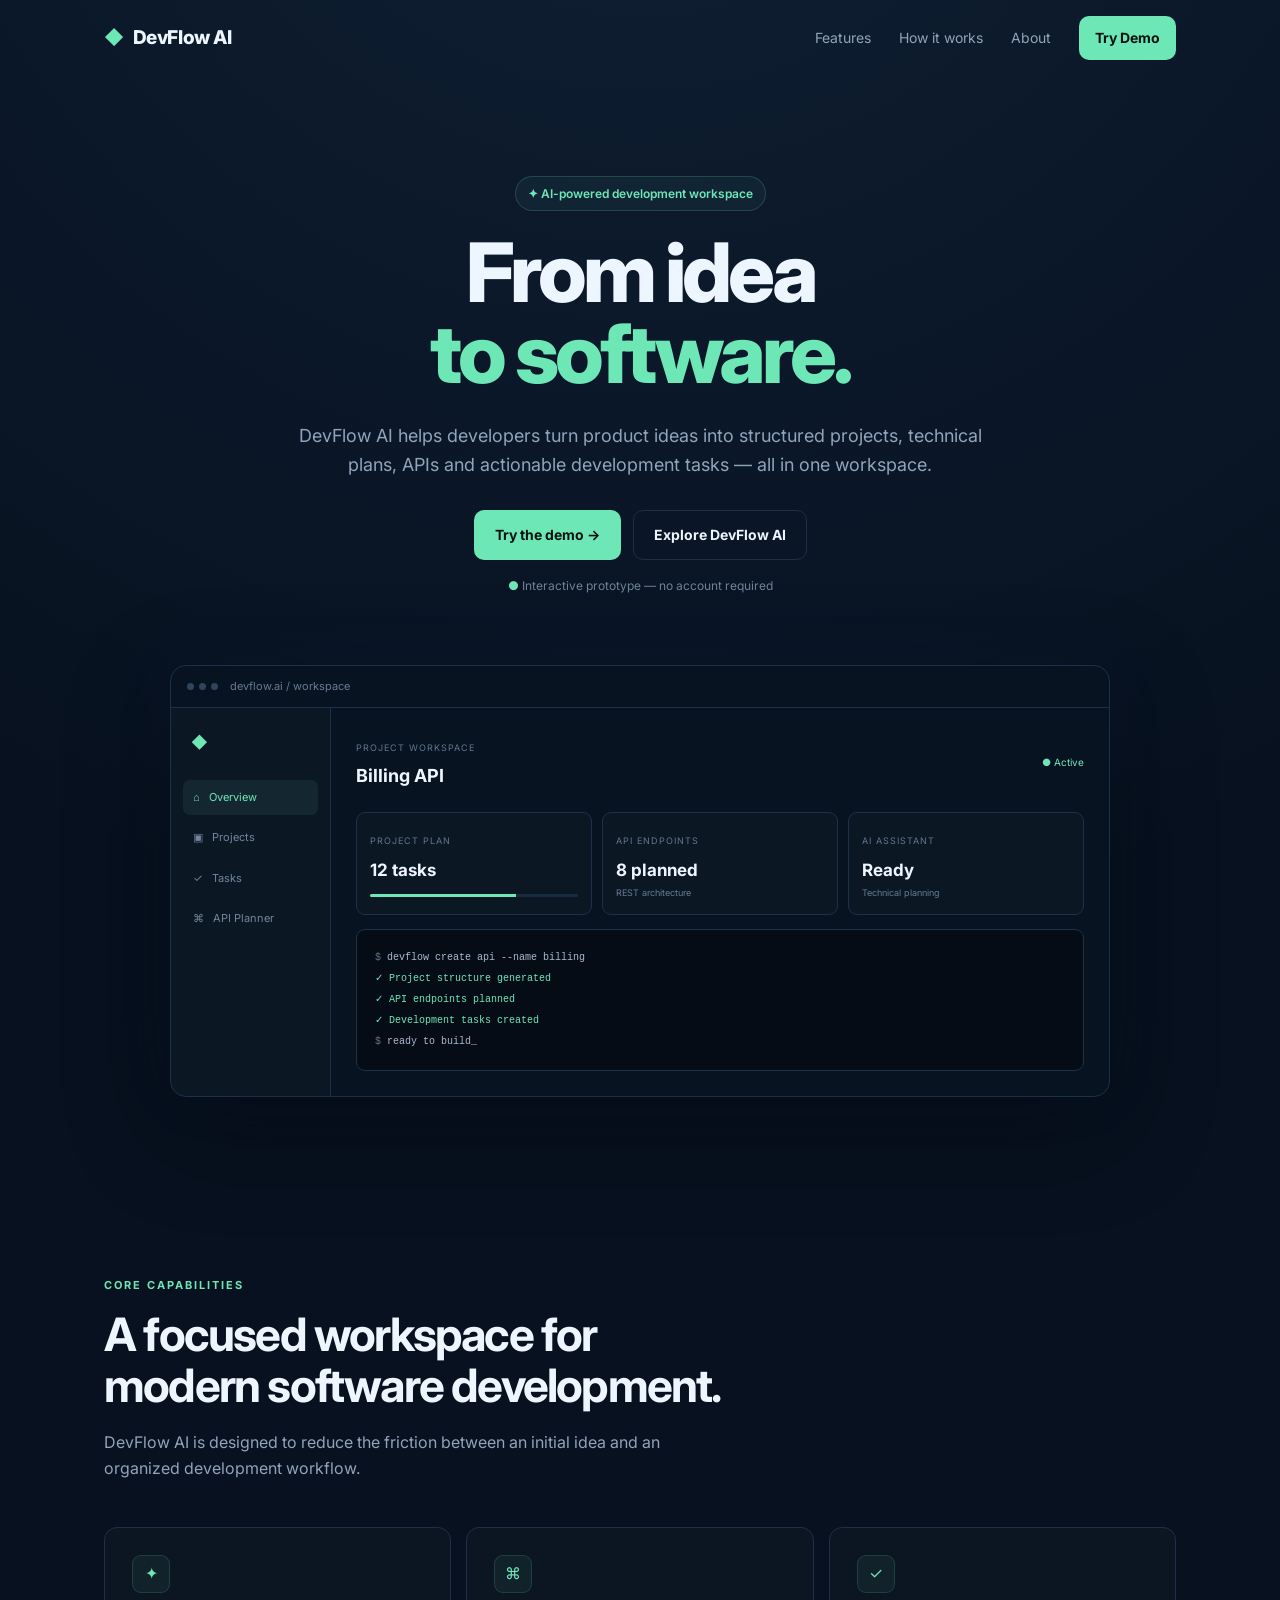
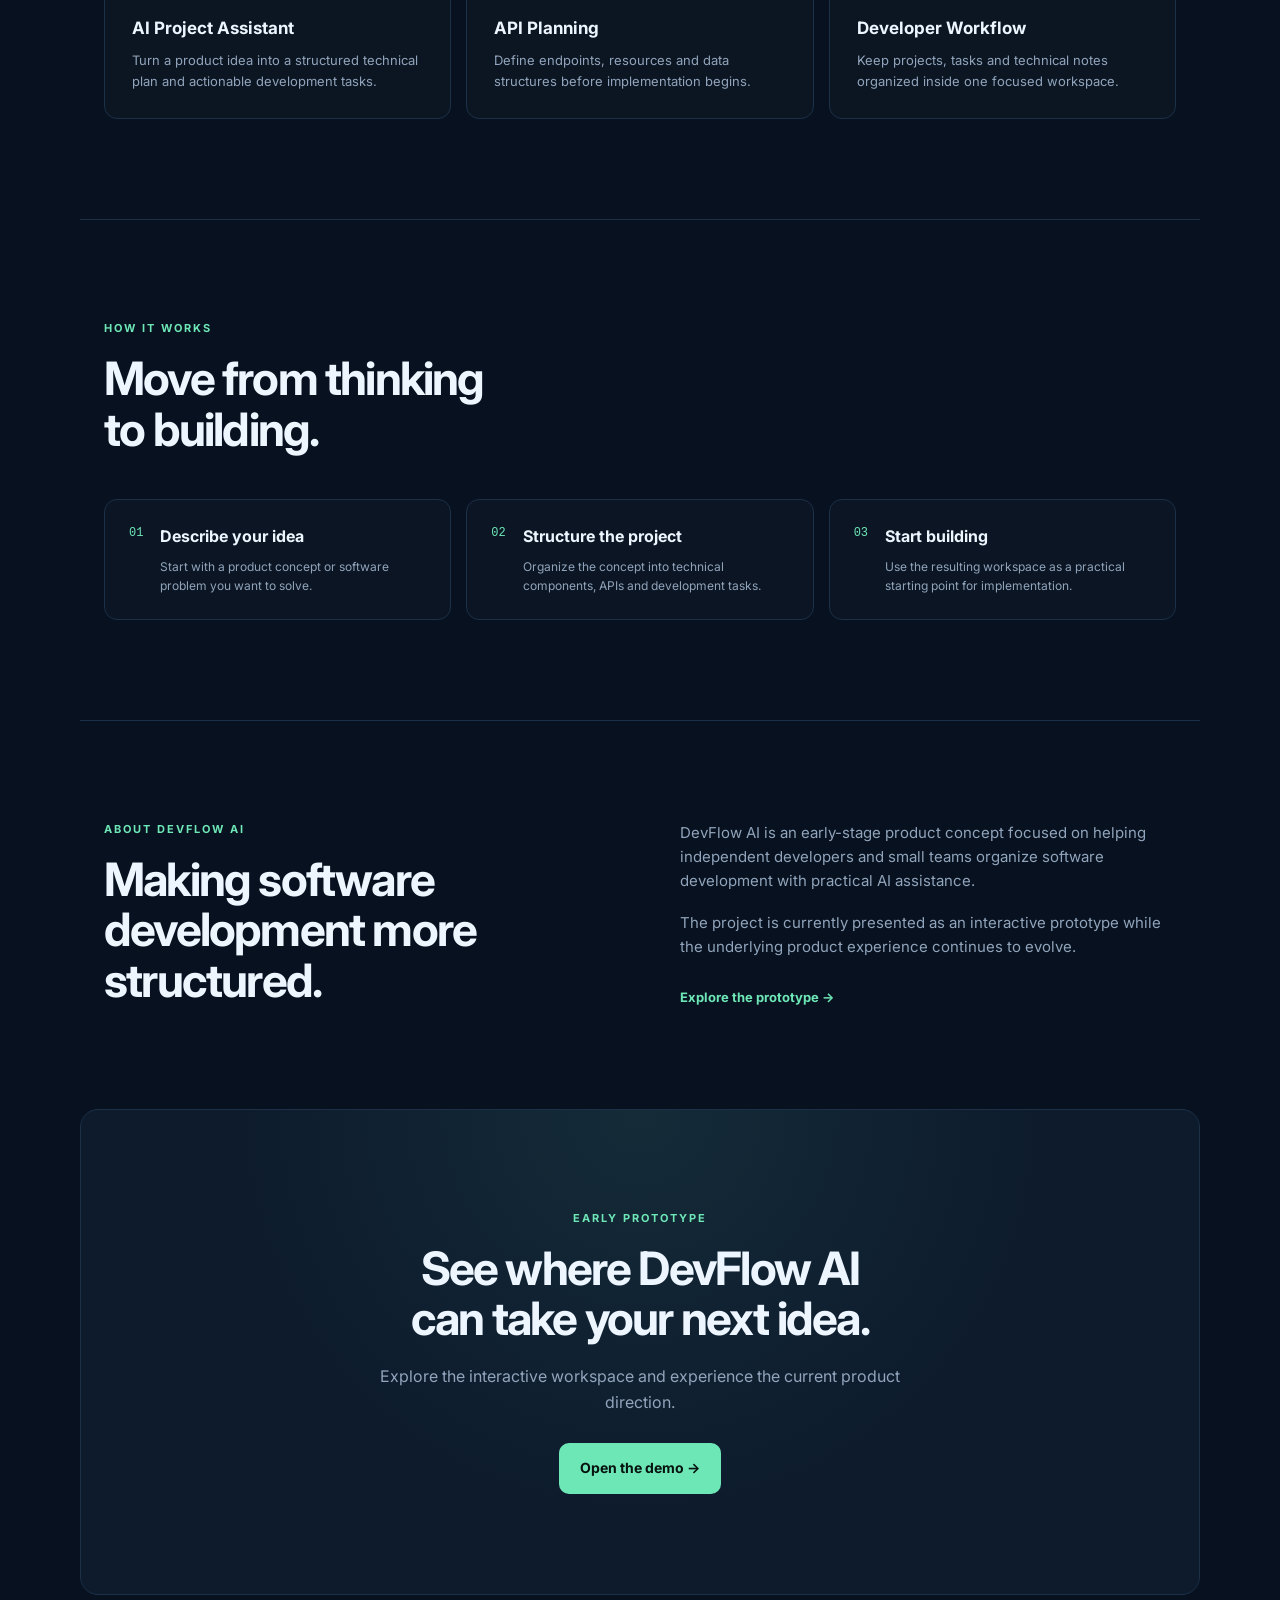
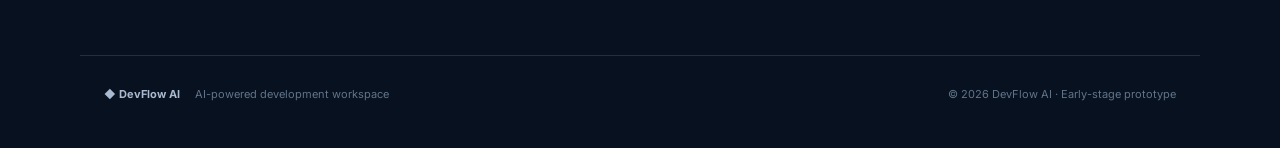
<file: index.html>
<!DOCTYPE html>
<html lang="en">
<head>
    <meta charset="UTF-8">
    <meta name="viewport" content="width=device-width, initial-scale=1.0">

    <title>DevFlow AI — Build software with less friction</title>

    <meta
        name="description"
        content="DevFlow AI is an AI-powered development workspace that helps developers move from ideas to structured software projects."
    >

    <link rel="stylesheet" href="style.css">
</head>

<body>

<nav class="nav">
    <a class="brand" href="index.html">
        <span>◆</span>
        DevFlow AI
    </a>

    <div class="nav-links">
        <a href="#features">Features</a>
        <a href="#workflow">How it works</a>
        <a href="#about">About</a>
        <a class="btn small" href="login.html">Try Demo</a>
    </div>
</nav>

<main>

    <!-- HERO -->
    <section class="hero">

        <div class="badge">
            ✦ AI-powered development workspace
        </div>

        <h1>
            From idea<br>
            <span>to software.</span>
        </h1>

        <p>
            DevFlow AI helps developers turn product ideas into
            structured projects, technical plans, APIs and actionable
            development tasks — all in one workspace.
        </p>

        <div class="actions">
            <a class="btn" href="login.html">
                Try the demo →
            </a>

            <a class="btn ghost" href="#features">
                Explore DevFlow AI
            </a>
        </div>

        <div class="demo-note">
            <span>●</span>
            Interactive prototype — no account required
        </div>

        <!-- PRODUCT PREVIEW -->
        <div class="hero-card">

            <div class="window-top">
                <div class="window-dots">
                    <i></i>
                    <i></i>
                    <i></i>
                </div>

                <span>devflow.ai / workspace</span>
            </div>

            <div class="workspace-preview">

                <aside>
                    <div class="mini-logo">◆</div>

                    <div class="side-item active">
                        <span>⌂</span> Overview
                    </div>

                    <div class="side-item">
                        <span>▣</span> Projects
                    </div>

                    <div class="side-item">
                        <span>✓</span> Tasks
                    </div>

                    <div class="side-item">
                        <span>⌘</span> API Planner
                    </div>
                </aside>

                <div class="preview-content">

                    <div class="preview-header">
                        <div>
                            <small>PROJECT WORKSPACE</small>
                            <h3>Billing API</h3>
                        </div>

                        <span class="status">● Active</span>
                    </div>

                    <div class="preview-grid">

                        <div class="preview-box">
                            <small>PROJECT PLAN</small>
                            <strong>12 tasks</strong>
                            <div class="progress">
                                <span></span>
                            </div>
                        </div>

                        <div class="preview-box">
                            <small>API ENDPOINTS</small>
                            <strong>8 planned</strong>
                            <p>REST architecture</p>
                        </div>

                        <div class="preview-box">
                            <small>AI ASSISTANT</small>
                            <strong>Ready</strong>
                            <p>Technical planning</p>
                        </div>

                    </div>

                    <div class="terminal">

                        <p>
                            <span class="muted">$</span>
                            devflow create api --name billing
                        </p>

                        <p class="success">
                            ✓ Project structure generated
                        </p>

                        <p class="success">
                            ✓ API endpoints planned
                        </p>

                        <p class="success">
                            ✓ Development tasks created
                        </p>

                        <p>
                            <span class="muted">$</span>
                            ready to build_
                        </p>

                    </div>

                </div>

            </div>
        </div>

    </section>


    <!-- FEATURES -->
    <section id="features" class="section">

        <div class="eyebrow">CORE CAPABILITIES</div>

        <h2>
            A focused workspace for<br>
            modern software development.
        </h2>

        <p class="section-intro">
            DevFlow AI is designed to reduce the friction between
            an initial idea and an organized development workflow.
        </p>

        <div class="grid">

            <article>
                <div class="icon">✦</div>

                <h3>AI Project Assistant</h3>

                <p>
                    Turn a product idea into a structured technical
                    plan and actionable development tasks.
                </p>
            </article>


            <article>
                <div class="icon">⌘</div>

                <h3>API Planning</h3>

                <p>
                    Define endpoints, resources and data structures
                    before implementation begins.
                </p>
            </article>


            <article>
                <div class="icon">✓</div>

                <h3>Developer Workflow</h3>

                <p>
                    Keep projects, tasks and technical notes organized
                    inside one focused workspace.
                </p>
            </article>

        </div>

    </section>


    <!-- WORKFLOW -->
    <section id="workflow" class="workflow">

        <div class="eyebrow">HOW IT WORKS</div>

        <h2>
            Move from thinking<br>
            to building.
        </h2>

        <div class="steps">

            <div class="step">
                <span>01</span>

                <div>
                    <h3>Describe your idea</h3>

                    <p>
                        Start with a product concept or software problem
                        you want to solve.
                    </p>
                </div>
            </div>


            <div class="step">
                <span>02</span>

                <div>
                    <h3>Structure the project</h3>

                    <p>
                        Organize the concept into technical components,
                        APIs and development tasks.
                    </p>
                </div>
            </div>


            <div class="step">
                <span>03</span>

                <div>
                    <h3>Start building</h3>

                    <p>
                        Use the resulting workspace as a practical
                        starting point for implementation.
                    </p>
                </div>
            </div>

        </div>

    </section>


    <!-- ABOUT -->
    <section id="about" class="about">

        <div>

            <div class="eyebrow">
                ABOUT DEVFLOW AI
            </div>

            <h2>
                Making software development
                more structured.
            </h2>

        </div>

        <div class="about-copy">

            <p>
                DevFlow AI is an early-stage product concept focused
                on helping independent developers and small teams
                organize software development with practical AI assistance.
            </p>

            <p>
                The project is currently presented as an interactive
                prototype while the underlying product experience
                continues to evolve.
            </p>

            <a class="text-link" href="login.html">
                Explore the prototype →
            </a>

        </div>

    </section>


    <!-- CTA -->
    <section class="cta">

        <div class="eyebrow">EARLY PROTOTYPE</div>

        <h2>
            See where DevFlow AI<br>
            can take your next idea.
        </h2>

        <p>
            Explore the interactive workspace and experience
            the current product direction.
        </p>

        <a class="btn" href="login.html">
            Open the demo →
        </a>

    </section>

</main>


<footer>

    <div>
        <strong>◆ DevFlow AI</strong>
        <span>AI-powered development workspace</span>
    </div>

    <span>
        © 2026 DevFlow AI · Early-stage prototype
    </span>

</footer>


</body>
</html>
</file>
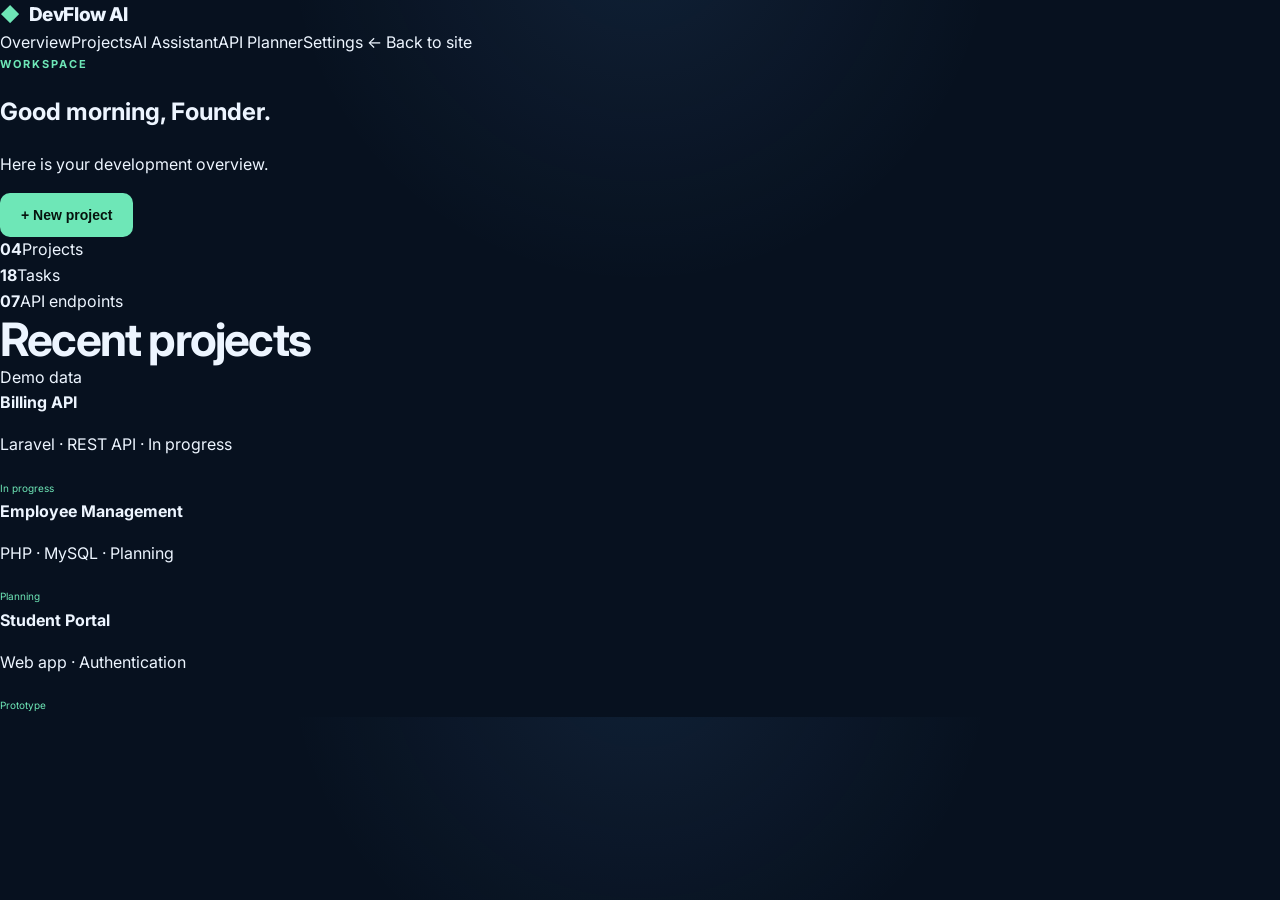
<file: dashboard.html>
<!doctype html>
<html lang="en">
<head>
  <meta charset="utf-8"><meta name="viewport" content="width=device-width,initial-scale=1">
  <title>Workspace — DevFlow AI</title><link rel="stylesheet" href="style.css">
</head>
<body class="dashboard">
  <aside>
    <a class="brand" href="index.html"><span>◆</span> DevFlow AI</a>
    <a class="side active">Overview</a><a class="side">Projects</a><a class="side">AI Assistant</a><a class="side">API Planner</a><a class="side">Settings</a>
    <a class="logout" href="index.html">← Back to site</a>
  </aside>
  <section class="dash-main">
    <div class="dash-head"><div><div class="eyebrow">WORKSPACE</div><h1>Good morning, Founder.</h1><p>Here is your development overview.</p></div><button class="btn" onclick="alert('Demo action — project creation is ready for integration.')">+ New project</button></div>
    <div class="stats"><div><b>04</b><span>Projects</span></div><div><b>18</b><span>Tasks</span></div><div><b>07</b><span>API endpoints</span></div></div>
    <div class="panel"><div class="panel-title"><h2>Recent projects</h2><span>Demo data</span></div>
      <div class="project"><div><strong>Billing API</strong><p>Laravel · REST API · In progress</p></div><span class="status">In progress</span></div>
      <div class="project"><div><strong>Employee Management</strong><p>PHP · MySQL · Planning</p></div><span class="status">Planning</span></div>
      <div class="project"><div><strong>Student Portal</strong><p>Web app · Authentication</p></div><span class="status">Prototype</span></div>
    </div>
  </section>
</body>
</html>
</file>
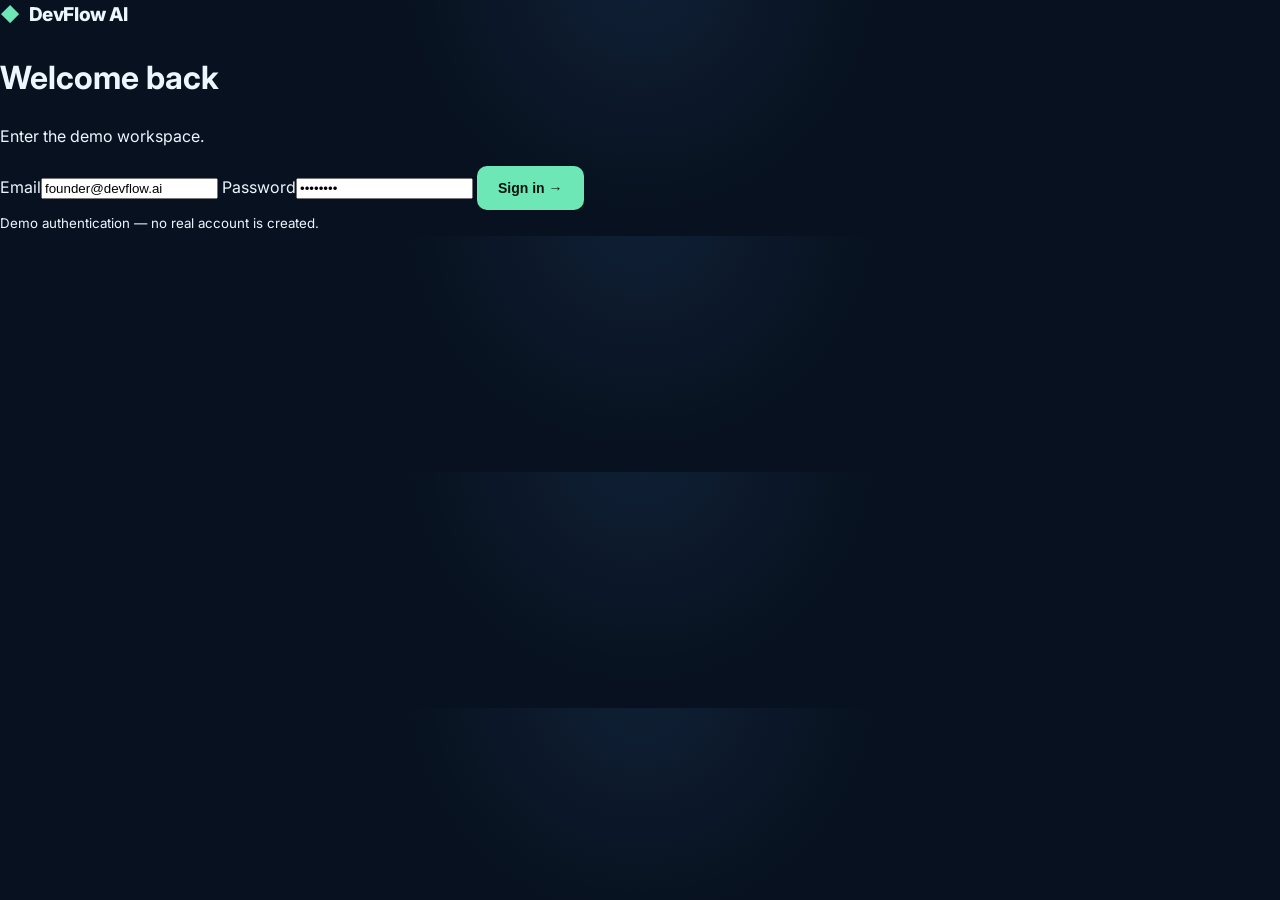
<file: login.html>
<!doctype html>
<html lang="en">
<head>
  <meta charset="UTF-8"><meta name="viewport" content="width=device-width,initial-scale=1.0">
  <title>Sign in — DevFlow AI</title><link rel="stylesheet" href="style.css">
</head>
<body class="center">
  <div class="auth-card">
    <a class="brand" href="index.html"><span>◆</span> DevFlow AI</a>
    <h1>Welcome back</h1>
    <p>Enter the demo workspace.</p>
    <form onsubmit="event.preventDefault(); location.href='dashboard.html';">
      <label>Email</label><input type="email" value="founder@devflow.ai" required>
      <label>Password</label><input type="password" value="demo1234" required>
      <button class="btn full" type="submit">Sign in →</button>
    </form>
    <small>Demo authentication — no real account is created.</small>
  </div>
</body>
</html>
</file>
<file: style.css>
@import url('https://fonts.googleapis.com/css2?family=Inter:wght@400;500;600;700;800&display=swap');

:root {
    --bg: #07111f;
    --bg-soft: #091727;
    --panel: #0d1b2d;
    --panel-2: #101f32;
    --line: #1c3048;

    --text: #edf5ff;
    --muted: #91a4bb;

    --accent: #6ee7b7;
    --accent-2: #60a5fa;

    --max: 1120px;
}

* {
    box-sizing: border-box;
}

html {
    scroll-behavior: smooth;
}

body {
    margin: 0;
    background:
        radial-gradient(circle at 50% -10%, rgba(96,165,250,.10), transparent 35%),
        var(--bg);
    color: var(--text);
    font-family: Inter, Arial, sans-serif;
    line-height: 1.6;
}

a {
    color: inherit;
    text-decoration: none;
}


/* =========================
   NAVIGATION
========================= */

.nav {
    height: 76px;
    max-width: var(--max);
    margin: auto;
    padding: 0 24px;

    display: flex;
    align-items: center;
    justify-content: space-between;
}

.brand {
    display: flex;
    align-items: center;
    gap: 9px;

    font-size: 19px;
    font-weight: 800;
    letter-spacing: -.4px;
}

.brand span {
    color: var(--accent);
}

.nav-links {
    display: flex;
    align-items: center;
    gap: 28px;

    color: var(--muted);
    font-size: 14px;
}

.nav-links a:hover {
    color: var(--text);
}


/* =========================
   BUTTONS
========================= */

.btn {
    display: inline-block;

    padding: 13px 20px;

    border-radius: 10px;
    border: 1px solid transparent;

    background: var(--accent);
    color: #06130e;

    font-weight: 700;
    font-size: 14px;

    transition:
        transform .2s ease,
        box-shadow .2s ease;
}

.btn:hover {
    transform: translateY(-2px);
    box-shadow: 0 10px 30px rgba(110,231,183,.12);
}

.btn.small {
    padding: 10px 15px;
}

.btn.ghost {
    background: transparent;
    border-color: var(--line);
    color: var(--text);
}

.btn.ghost:hover {
    background: rgba(255,255,255,.03);
}


/* =========================
   HERO
========================= */

.hero {
    max-width: var(--max);
    margin: auto;
    padding: 100px 24px 80px;

    text-align: center;
}

.badge {
    display: inline-flex;
    align-items: center;

    padding: 7px 12px;
    margin-bottom: 22px;

    border: 1px solid rgba(110,231,183,.18);
    border-radius: 999px;

    background: rgba(110,231,183,.05);

    color: var(--accent);
    font-size: 12px;
    font-weight: 600;
}

.hero h1 {
    max-width: 850px;
    margin: 0 auto;

    font-size: clamp(48px, 7vw, 82px);
    line-height: .98;
    letter-spacing: -4px;
    font-weight: 800;
}

.hero h1 span {
    color: var(--accent);
}

.hero > p {
    max-width: 690px;
    margin: 28px auto 0;

    color: var(--muted);
    font-size: 18px;
}

.actions {
    margin-top: 30px;

    display: flex;
    justify-content: center;
    gap: 12px;
    flex-wrap: wrap;
}

.demo-note {
    margin-top: 16px;

    color: #6f8298;
    font-size: 12px;
}

.demo-note span {
    color: var(--accent);
}


/* =========================
   PRODUCT PREVIEW
========================= */

.hero-card {
    margin: 70px auto 0;

    max-width: 940px;

    overflow: hidden;

    border: 1px solid var(--line);
    border-radius: 16px;

    background: #081321;

    box-shadow:
        0 30px 100px rgba(0,0,0,.35),
        0 0 80px rgba(96,165,250,.04);

    text-align: left;
}

.window-top {
    height: 42px;

    display: flex;
    align-items: center;
    gap: 12px;

    padding: 0 16px;

    border-bottom: 1px solid var(--line);

    color: #667b92;
    font-size: 11px;
}

.window-dots {
    display: flex;
    gap: 5px;
}

.window-dots i {
    width: 7px;
    height: 7px;

    border-radius: 50%;
    background: #30445b;
}

.workspace-preview {
    display: grid;
    grid-template-columns: 160px 1fr;
    min-height: 330px;
}

.workspace-preview aside {
    padding: 18px 12px;

    border-right: 1px solid var(--line);
    background: rgba(255,255,255,.015);
}

.mini-logo {
    margin: 4px 8px 24px;

    color: var(--accent);
    font-size: 16px;
}

.side-item {
    padding: 9px 10px;
    margin-bottom: 5px;

    border-radius: 7px;

    color: #71859b;
    font-size: 11px;
}

.side-item span {
    margin-right: 6px;
}

.side-item.active {
    background: rgba(110,231,183,.08);
    color: var(--accent);
}

.preview-content {
    padding: 25px;
}

.preview-header {
    display: flex;
    justify-content: space-between;
    align-items: center;
}

.preview-header small,
.preview-box small {
    color: #61768d;
    font-size: 9px;
    letter-spacing: 1px;
}

.preview-header h3 {
    margin: 3px 0 0;

    font-size: 18px;
}

.status {
    color: var(--accent);
    font-size: 10px;
}

.preview-grid {
    display: grid;
    grid-template-columns: repeat(3, 1fr);
    gap: 10px;

    margin-top: 22px;
}

.preview-box {
    min-height: 85px;

    padding: 13px;

    border: 1px solid var(--line);
    border-radius: 9px;

    background: rgba(255,255,255,.015);
}

.preview-box strong {
    display: block;
    margin-top: 5px;

    font-size: 17px;
}

.preview-box p {
    margin: 2px 0 0;

    color: #667c93;
    font-size: 9px;
}

.progress {
    height: 3px;
    margin-top: 10px;

    overflow: hidden;

    border-radius: 10px;
    background: #182b40;
}

.progress span {
    display: block;

    width: 70%;
    height: 100%;

    background: var(--accent);
}

.terminal {
    margin-top: 14px;
    padding: 15px 18px;

    border: 1px solid var(--line);
    border-radius: 9px;

    background: #050c15;

    color: #a9bad0;
    font-family: monospace;
    font-size: 10px;
}

.terminal p {
    margin: 5px 0;
}

.muted {
    color: #61748a;
}

.success {
    color: var(--accent);
}


/* =========================
   GENERAL SECTIONS
========================= */

.section,
.workflow,
.about,
.cta {
    max-width: var(--max);
    margin: auto;
    padding: 100px 24px;
}

.eyebrow {
    margin-bottom: 15px;

    color: var(--accent);
    font-size: 11px;
    font-weight: 700;
    letter-spacing: 2px;
}

h2 {
    margin: 0;

    font-size: clamp(30px, 4vw, 46px);
    line-height: 1.1;
    letter-spacing: -1.8px;
}

.section-intro {
    max-width: 600px;
    margin: 20px 0 40px;

    color: var(--muted);
}


/* =========================
   FEATURES
========================= */

.grid {
    display: grid;
    grid-template-columns: repeat(3, 1fr);
    gap: 15px;

    margin-top: 45px;
}

.grid article {
    padding: 27px;

    border: 1px solid var(--line);
    border-radius: 13px;

    background: rgba(255,255,255,.018);

    transition:
        transform .2s ease,
        border-color .2s ease;
}

.grid article:hover {
    transform: translateY(-4px);
    border-color: #2a4966;
}

.icon {
    width: 38px;
    height: 38px;

    display: grid;
    place-items: center;

    margin-bottom: 22px;

    border: 1px solid rgba(110,231,183,.15);
    border-radius: 9px;

    background: rgba(110,231,183,.06);

    color: var(--accent);
}

.grid h3 {
    margin: 0 0 8px;

    font-size: 17px;
}

.grid p {
    margin: 0;

    color: var(--muted);
    font-size: 13px;
}


/* =========================
   WORKFLOW
========================= */

.workflow {
    border-top: 1px solid var(--line);
}

.steps {
    margin-top: 45px;

    display: grid;
    grid-template-columns: repeat(3, 1fr);
    gap: 15px;
}

.step {
    display: flex;
    gap: 17px;

    padding: 24px;

    border: 1px solid var(--line);
    border-radius: 13px;

    background: rgba(255,255,255,.015);
}

.step > span {
    color: var(--accent);
    font-family: monospace;
    font-size: 12px;
}

.step h3 {
    margin: 0 0 7px;

    font-size: 16px;
}

.step p {
    margin: 0;

    color: var(--muted);
    font-size: 12px;
}


/* =========================
   ABOUT
========================= */

.about {
    display: grid;
    grid-template-columns: 1fr 1fr;
    gap: 80px;

    border-top: 1px solid var(--line);
}

.about-copy {
    color: var(--muted);
    font-size: 15px;
}

.about-copy p {
    margin-top: 0;
    margin-bottom: 18px;
}

.text-link {
    display: inline-block;
    margin-top: 10px;

    color: var(--accent);
    font-size: 13px;
    font-weight: 700;
}


/* =========================
   CTA
========================= */

.cta {
    margin-bottom: 60px;

    text-align: center;

    border: 1px solid var(--line);
    border-radius: 18px;

    background:
        radial-gradient(circle at 50% 0%, rgba(110,231,183,.08), transparent 55%),
        var(--panel);
}

.cta h2 {
    margin-top: 10px;
}

.cta p {
    max-width: 560px;
    margin: 20px auto 28px;

    color: var(--muted);
}


/* =========================
   FOOTER
========================= */

footer {
    max-width: var(--max);
    margin: auto;

    padding: 30px 24px 45px;

    border-top: 1px solid var(--line);

    display: flex;
    justify-content: space-between;
    gap: 20px;

    color: #61748a;
    font-size: 11px;
}

footer div {
    display: flex;
    gap: 15px;
}

footer strong {
    color: #a9bad0;
}


/* =========================
   RESPONSIVE
========================= */

@media (max-width: 800px) {

    .nav-links a:not(.btn) {
        display: none;
    }

    .hero {
        padding-top: 70px;
    }

    .hero h1 {
        letter-spacing: -2.5px;
    }

    .workspace-preview {
        grid-template-columns: 1fr;
    }

    .workspace-preview aside {
        display: none;
    }

    .preview-grid,
    .grid,
    .steps {
        grid-template-columns: 1fr;
    }

    .about {
        grid-template-columns: 1fr;
        gap: 35px;
    }

    footer {
        flex-direction: column;
    }

    footer div {
        flex-direction: column;
        gap: 3px;
    }
}


@media (max-width: 520px) {

    .nav {
        padding: 0 18px;
    }

    .hero,
    .section,
    .workflow,
    .about,
    .cta {
        padding-left: 18px;
        padding-right: 18px;
    }

    .hero h1 {
        font-size: 48px;
    }

    .hero > p {
        font-size: 15px;
    }

    .actions {
        flex-direction: column;
    }

    .actions .btn {
        width: 100%;
        text-align: center;
    }

    .preview-content {
        padding: 16px;
    }

    .cta {
        margin-left: 18px;
        margin-right: 18px;
    }
}
</file>
